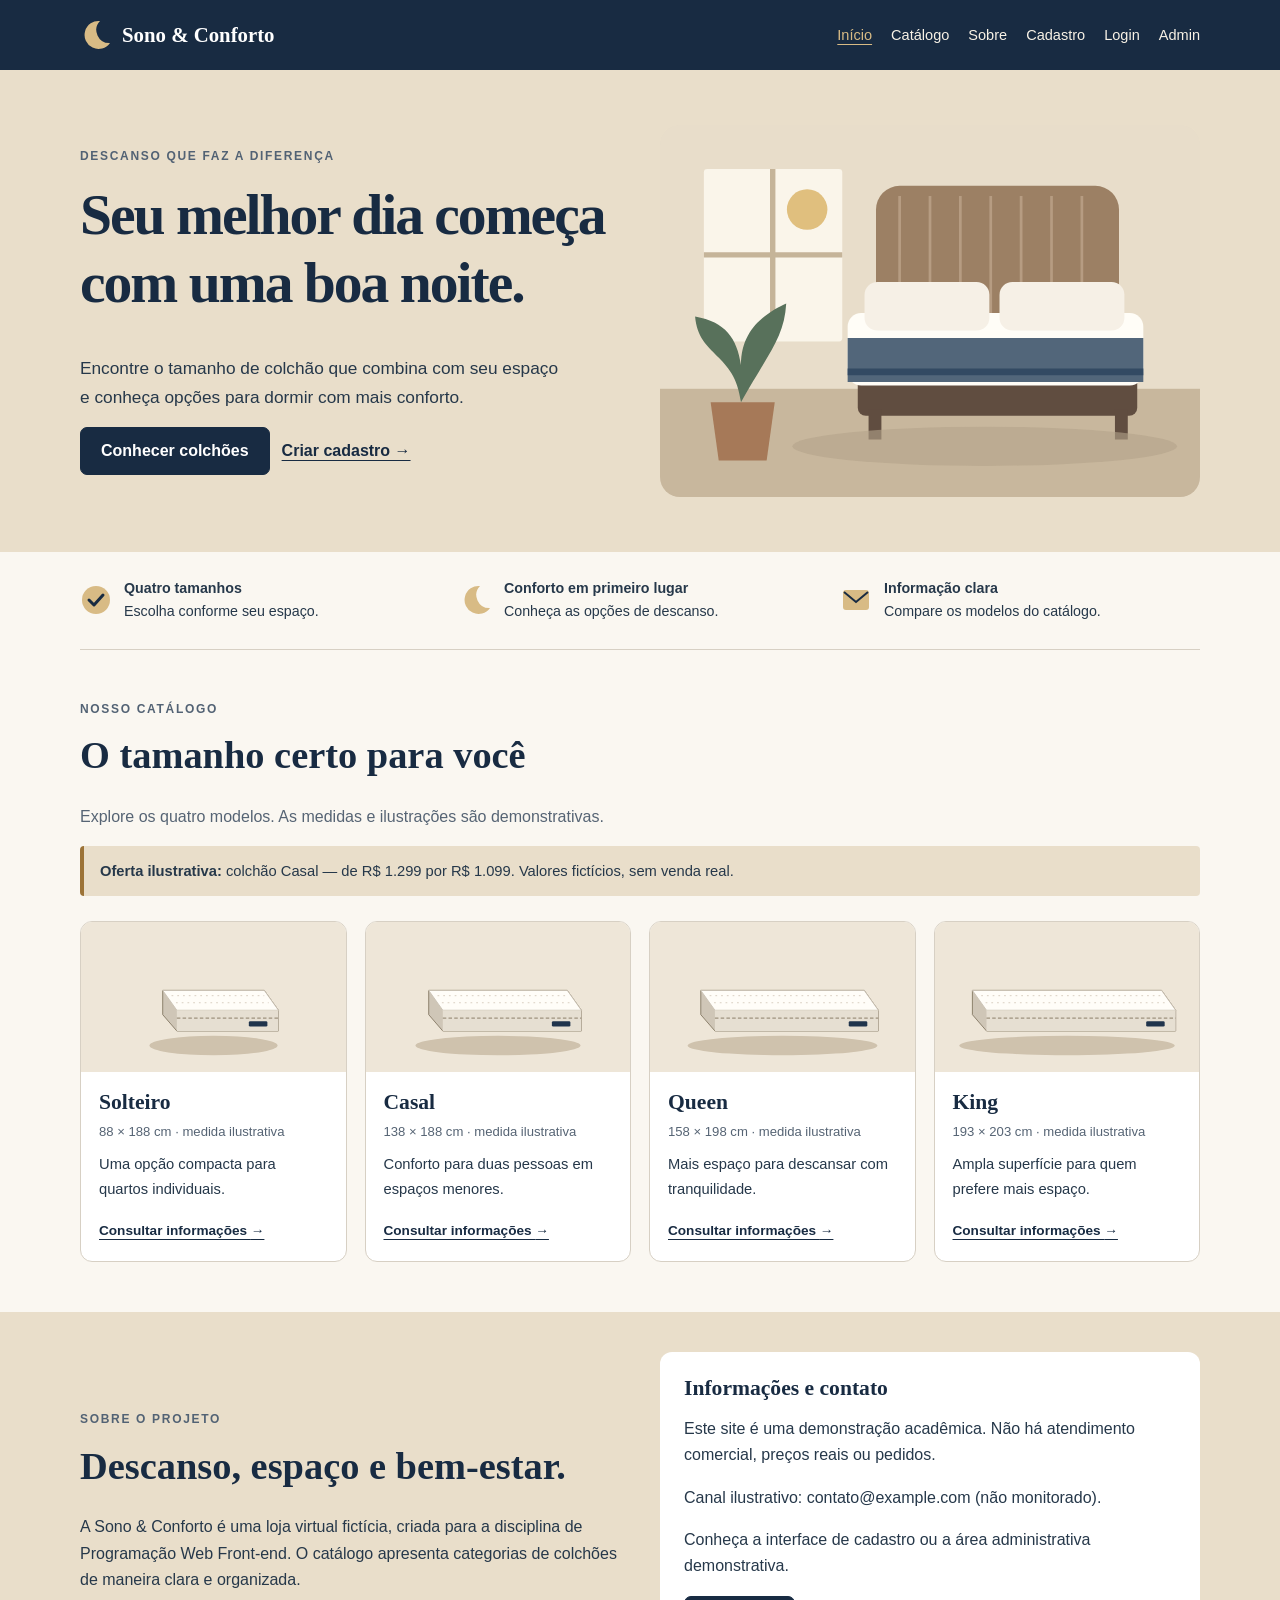
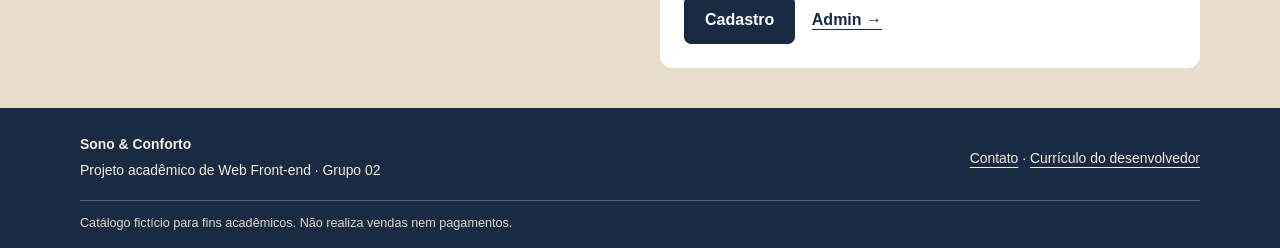
<file: index.html>
<!doctype html>
<html lang="pt-BR">
<head>
  <meta charset="utf-8">
  <meta name="viewport" content="width=device-width, initial-scale=1">
  <meta name="description" content="Sono &amp; Conforto — catálogo demonstrativo de colchões.">
  <title>Início | Sono &amp; Conforto</title>
  <link rel="icon" href="img/moon.svg" type="image/svg+xml">
  <link rel="stylesheet" href="css/style.css">
  
</head>
<body>
  <a class="skip" href="#conteudo">Ir ao conteúdo</a>
  <header class="site-header"><div class="wrap header-inner">
    <a class="brand" href="index.html"><img src="img/moon.svg" width="32" height="32" alt="">Sono &amp; Conforto</a>
    <nav aria-label="Menu principal"><a href="index.html" aria-current="page">Início</a><a href="index.html#catalogo">Catálogo</a><a href="index.html#sobre">Sobre</a><a href="cadastro.html">Cadastro</a><a href="login.html">Login</a><a href="admin.html">Admin</a></nav>
  </div></header>
  <main id="conteudo">
<section class="hero"><div class="wrap hero-grid"><div class="hero-copy"><p class="eyebrow">DESCANSO QUE FAZ A DIFERENÇA</p><h1>Seu melhor dia começa com uma boa noite.</h1><p>Encontre o tamanho de colchão que combina com seu espaço e conheça opções para dormir com mais conforto.</p><a class="button" href="#catalogo">Conhecer colchões</a><a class="secondary-link" href="cadastro.html">Criar cadastro →</a></div><img class="hero-image" src="img/banner.svg" width="800" height="550" alt="Ilustração de quarto aconchegante com cama e colchão"></div></section>
<section class="wrap benefits" aria-label="Diferenciais"><div><img src="img/check.svg" width="32" height="32" alt=""><p><strong>Quatro tamanhos</strong><br>Escolha conforme seu espaço.</p></div><div><img src="img/moon.svg" width="32" height="32" alt=""><p><strong>Conforto em primeiro lugar</strong><br>Conheça as opções de descanso.</p></div><div><img src="img/contact.svg" width="32" height="32" alt=""><p><strong>Informação clara</strong><br>Compare os modelos do catálogo.</p></div></section>
<section id="catalogo" class="wrap section"><p class="eyebrow">NOSSO CATÁLOGO</p><h2>O tamanho certo para você</h2><p class="intro">Explore os quatro modelos. As medidas e ilustrações são demonstrativas.</p><p class="offer"><strong>Oferta ilustrativa:</strong> colchão Casal — de R$ 1.299 por R$ 1.099. Valores fictícios, sem venda real.</p><div class="product-grid"><article class="product"><img src="img/solteiro.svg" alt="Ilustração do colchão Solteiro" width="600" height="340"><div class="product-info"><h3>Solteiro</h3><p class="dimension">88 × 188 cm · medida ilustrativa</p><p>Uma opção compacta para quartos individuais.</p><a href="#contato">Consultar informações <span aria-hidden="true">→</span></a></div></article><article class="product"><img src="img/casal.svg" alt="Ilustração do colchão Casal" width="600" height="340"><div class="product-info"><h3>Casal</h3><p class="dimension">138 × 188 cm · medida ilustrativa</p><p>Conforto para duas pessoas em espaços menores.</p><a href="#contato">Consultar informações <span aria-hidden="true">→</span></a></div></article><article class="product"><img src="img/queen.svg" alt="Ilustração do colchão Queen" width="600" height="340"><div class="product-info"><h3>Queen</h3><p class="dimension">158 × 198 cm · medida ilustrativa</p><p>Mais espaço para descansar com tranquilidade.</p><a href="#contato">Consultar informações <span aria-hidden="true">→</span></a></div></article><article class="product"><img src="img/king.svg" alt="Ilustração do colchão King" width="600" height="340"><div class="product-info"><h3>King</h3><p class="dimension">193 × 203 cm · medida ilustrativa</p><p>Ampla superfície para quem prefere mais espaço.</p><a href="#contato">Consultar informações <span aria-hidden="true">→</span></a></div></article></div></section>
<section id="sobre" class="about"><div class="wrap about-grid"><div><p class="eyebrow">SOBRE O PROJETO</p><h2>Descanso, espaço e bem-estar.</h2><p>A Sono &amp; Conforto é uma loja virtual fictícia, criada para a disciplina de Programação Web Front-end. O catálogo apresenta categorias de colchões de maneira clara e organizada.</p></div><div id="contato" class="contact-card"><h3>Informações e contato</h3><p>Este site é uma demonstração acadêmica. Não há atendimento comercial, preços reais ou pedidos.</p><p>Canal ilustrativo: contato@example.com (não monitorado).</p><p>Conheça a interface de cadastro ou a área administrativa demonstrativa.</p><a href="cadastro.html" class="button">Cadastro</a> <a href="admin.html" class="secondary-link">Admin →</a></div></div></section></main>
  <footer class="site-footer"><div class="wrap footer-inner"><div><strong>Sono &amp; Conforto</strong><p>Projeto acadêmico de Web Front-end · Grupo 02</p></div><div><a href="index.html#contato">Contato</a> · <a href="curriculo.html">Currículo do desenvolvedor</a></div></div><div class="wrap footer-note">Catálogo fictício para fins acadêmicos. Não realiza vendas nem pagamentos.</div></footer>
</body>
</html>
</file>
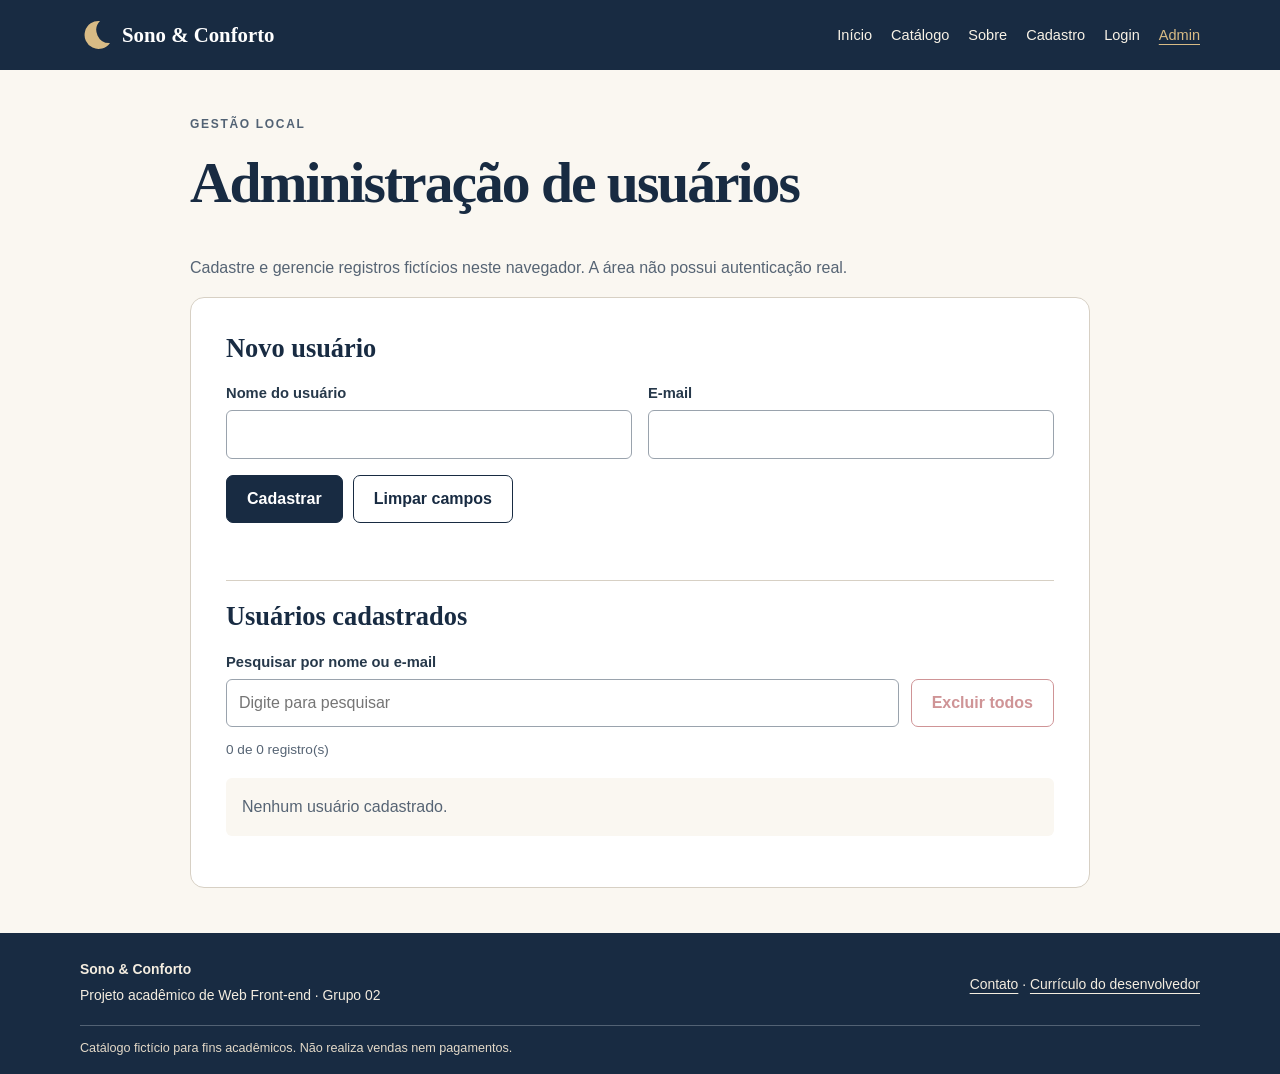
<file: admin.html>
<!doctype html>
<html lang="pt-BR">
<head>
  <meta charset="utf-8">
  <meta name="viewport" content="width=device-width, initial-scale=1">
  <meta name="description" content="Sono &amp; Conforto — catálogo demonstrativo de colchões.">
  <title>Admin | Sono &amp; Conforto</title>
  <link rel="icon" href="img/moon.svg" type="image/svg+xml">
  <link rel="stylesheet" href="css/style.css">
  <script src="js/admin.js" defer></script>
</head>
<body>
  <a class="skip" href="#conteudo">Ir ao conteúdo</a>
  <header class="site-header"><div class="wrap header-inner">
    <a class="brand" href="index.html"><img src="img/moon.svg" width="32" height="32" alt="">Sono &amp; Conforto</a>
    <nav aria-label="Menu principal"><a href="index.html">Início</a><a href="index.html#catalogo">Catálogo</a><a href="index.html#sobre">Sobre</a><a href="cadastro.html">Cadastro</a><a href="login.html">Login</a><a href="admin.html" aria-current="page">Admin</a></nav>
  </div></header>
  <main id="conteudo"><section class="wrap admin-layout"><p class="eyebrow">GESTÃO LOCAL</p><h1>Administração de usuários</h1><p class="intro">Cadastre e gerencie registros fictícios neste navegador. A área não possui autenticação real.</p><div class="panel"><h2>Novo usuário</h2><form id="admin-form"><div class="fields"><div><label for="admin-nome">Nome do usuário</label><input id="admin-nome" type="text" required maxlength="100" autocomplete="off"></div><div><label for="admin-email">E-mail</label><input id="admin-email" type="email" required maxlength="254" autocomplete="off"></div></div><div class="actions"><button type="submit" class="button">Cadastrar</button><button type="button" id="limpar" class="button outline">Limpar campos</button></div></form><p id="mensagem" class="status" role="status" aria-live="polite"></p><hr><h2>Usuários cadastrados</h2><div class="list-toolbar"><div><label for="pesquisa">Pesquisar por nome ou e-mail</label><input type="search" id="pesquisa" placeholder="Digite para pesquisar"></div><button type="button" id="excluir-todos" class="button danger">Excluir todos</button></div><p id="contador" class="small" aria-live="polite"></p><ul id="lista-usuarios" class="user-list"></ul><p id="lista-vazia" class="empty">Nenhum usuário cadastrado.</p></div></section></main>
  <footer class="site-footer"><div class="wrap footer-inner"><div><strong>Sono &amp; Conforto</strong><p>Projeto acadêmico de Web Front-end · Grupo 02</p></div><div><a href="index.html#contato">Contato</a> · <a href="curriculo.html">Currículo do desenvolvedor</a></div></div><div class="wrap footer-note">Catálogo fictício para fins acadêmicos. Não realiza vendas nem pagamentos.</div></footer>
</body>
</html>
</file>
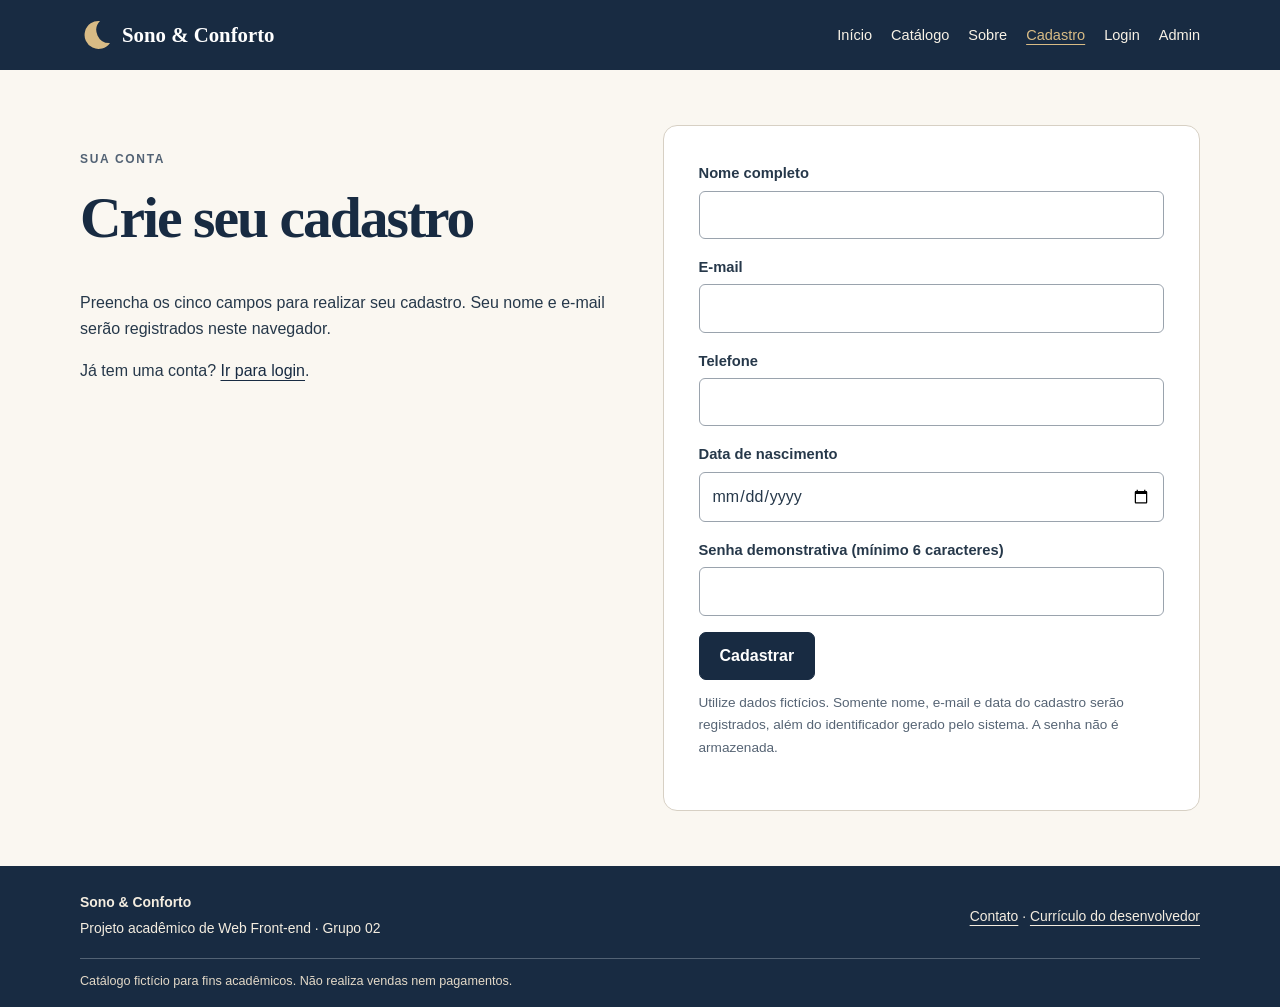
<file: cadastro.html>
<!doctype html>
<html lang="pt-BR">
<head>
  <meta charset="utf-8">
  <meta name="viewport" content="width=device-width, initial-scale=1">
  <meta name="description" content="Sono &amp; Conforto — catálogo demonstrativo de colchões.">
  <title>Cadastro | Sono &amp; Conforto</title>
  <link rel="icon" href="img/moon.svg" type="image/svg+xml">
  <link rel="stylesheet" href="css/style.css">
  <script src="js/cadastro.js" defer></script>
</head>
<body>
  <a class="skip" href="#conteudo">Ir ao conteúdo</a>
  <header class="site-header"><div class="wrap header-inner">
    <a class="brand" href="index.html"><img src="img/moon.svg" width="32" height="32" alt="">Sono &amp; Conforto</a>
    <nav aria-label="Menu principal"><a href="index.html">Início</a><a href="index.html#catalogo">Catálogo</a><a href="index.html#sobre">Sobre</a><a href="cadastro.html" aria-current="page">Cadastro</a><a href="login.html">Login</a><a href="admin.html">Admin</a></nav>
  </div></header>
  <main id="conteudo"><section class="wrap form-layout"><div class="form-intro"><p class="eyebrow">SUA CONTA</p><h1>Crie seu cadastro</h1><p>Preencha os cinco campos para realizar seu cadastro. Seu nome e e-mail serão registrados neste navegador.</p><p>Já tem uma conta? <a href="login.html">Ir para login</a>.</p></div><div class="panel"><form id="cadastro-form" action="login.html" method="get"><label for="nome">Nome completo</label><input id="nome" type="text" autocomplete="name" required maxlength="100"><label for="email">E-mail</label><input id="email" type="email" autocomplete="email" required maxlength="254"><label for="telefone">Telefone</label><input id="telefone" type="tel" autocomplete="tel" required maxlength="25"><label for="nascimento">Data de nascimento</label><input id="nascimento" type="date" autocomplete="bday" required><label for="senha">Senha demonstrativa (mínimo 6 caracteres)</label><input id="senha" type="password" autocomplete="new-password" required minlength="6"><button class="button" type="submit">Cadastrar</button><p class="small">Utilize dados fictícios. Somente nome, e-mail e data do cadastro serão registrados, além do identificador gerado pelo sistema. A senha não é armazenada.</p><p id="cadastro-mensagem" class="status" role="status" aria-live="polite" hidden></p></form></div></section></main>
  <footer class="site-footer"><div class="wrap footer-inner"><div><strong>Sono &amp; Conforto</strong><p>Projeto acadêmico de Web Front-end · Grupo 02</p></div><div><a href="index.html#contato">Contato</a> · <a href="curriculo.html">Currículo do desenvolvedor</a></div></div><div class="wrap footer-note">Catálogo fictício para fins acadêmicos. Não realiza vendas nem pagamentos.</div></footer>
</body>
</html>
</file>
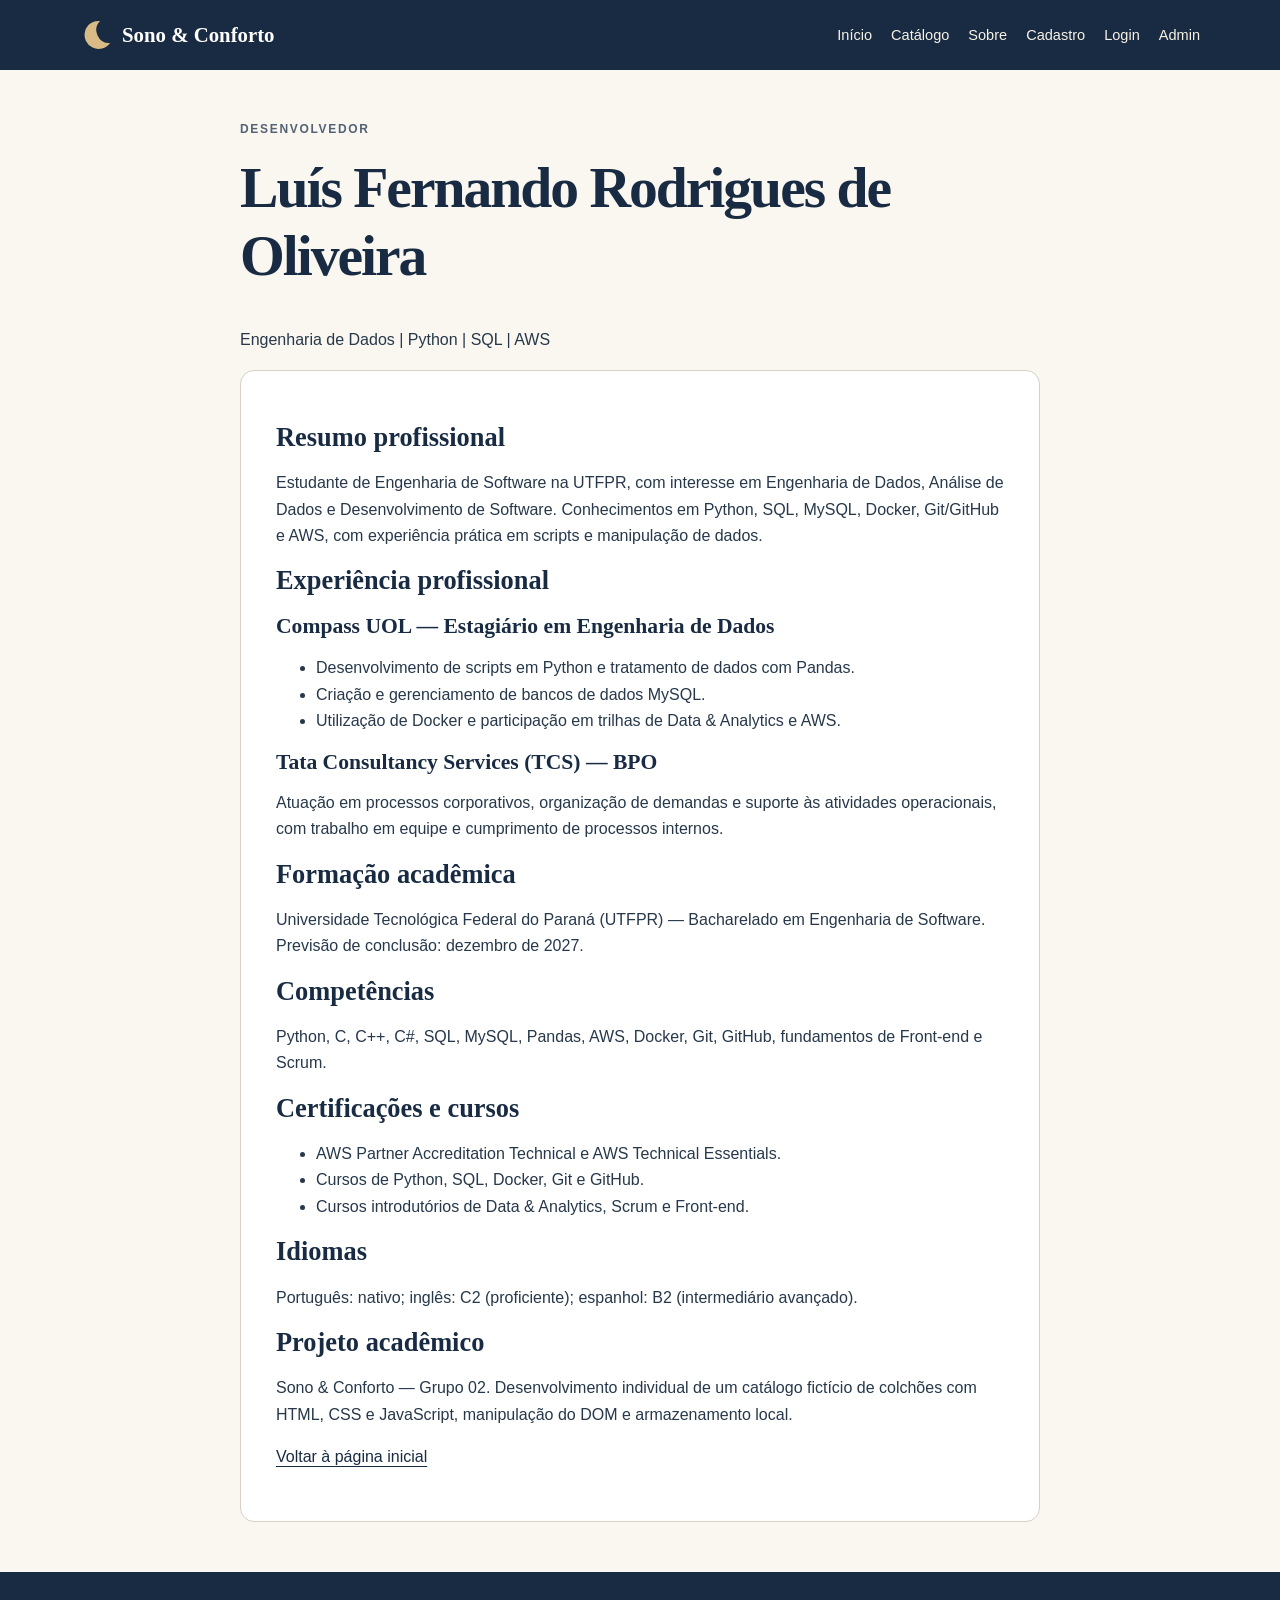
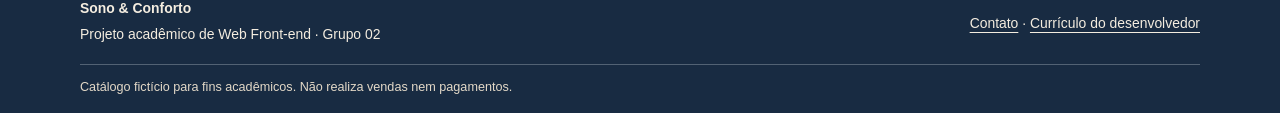
<file: curriculo.html>
<!doctype html>
<html lang="pt-BR">
<head>
  <meta charset="utf-8">
  <meta name="viewport" content="width=device-width, initial-scale=1">
  <meta name="description" content="Currículo profissional do desenvolvedor do projeto Sono &amp; Conforto.">
  <title>Currículo | Sono &amp; Conforto</title>
  <link rel="icon" href="img/moon.svg" type="image/svg+xml">
  <link rel="stylesheet" href="css/style.css">
  
</head>
<body>
  <a class="skip" href="#conteudo">Ir ao conteúdo</a>
  <header class="site-header"><div class="wrap header-inner">
    <a class="brand" href="index.html"><img src="img/moon.svg" width="32" height="32" alt="">Sono &amp; Conforto</a>
    <nav aria-label="Menu principal"><a href="index.html">Início</a><a href="index.html#catalogo">Catálogo</a><a href="index.html#sobre">Sobre</a><a href="cadastro.html">Cadastro</a><a href="login.html">Login</a><a href="admin.html">Admin</a></nav>
  </div></header>
  <main id="conteudo">
    <section class="wrap section cv">
      <p class="eyebrow">DESENVOLVEDOR</p>
      <h1>Luís Fernando Rodrigues de Oliveira</h1>
      <p>Engenharia de Dados | Python | SQL | AWS</p>
      <div class="panel">
        <h2>Resumo profissional</h2>
        <p>Estudante de Engenharia de Software na UTFPR, com interesse em Engenharia de Dados, Análise de Dados e Desenvolvimento de Software. Conhecimentos em Python, SQL, MySQL, Docker, Git/GitHub e AWS, com experiência prática em scripts e manipulação de dados.</p>
        <h2>Experiência profissional</h2>
        <h3>Compass UOL — Estagiário em Engenharia de Dados</h3>
        <ul>
          <li>Desenvolvimento de scripts em Python e tratamento de dados com Pandas.</li>
          <li>Criação e gerenciamento de bancos de dados MySQL.</li>
          <li>Utilização de Docker e participação em trilhas de Data &amp; Analytics e AWS.</li>
        </ul>
        <h3>Tata Consultancy Services (TCS) — BPO</h3>
        <p>Atuação em processos corporativos, organização de demandas e suporte às atividades operacionais, com trabalho em equipe e cumprimento de processos internos.</p>
        <h2>Formação acadêmica</h2>
        <p>Universidade Tecnológica Federal do Paraná (UTFPR) — Bacharelado em Engenharia de Software. Previsão de conclusão: dezembro de 2027.</p>
        <h2>Competências</h2>
        <p>Python, C, C++, C#, SQL, MySQL, Pandas, AWS, Docker, Git, GitHub, fundamentos de Front-end e Scrum.</p>
        <h2>Certificações e cursos</h2>
        <ul>
          <li>AWS Partner Accreditation Technical e AWS Technical Essentials.</li>
          <li>Cursos de Python, SQL, Docker, Git e GitHub.</li>
          <li>Cursos introdutórios de Data &amp; Analytics, Scrum e Front-end.</li>
        </ul>
        <h2>Idiomas</h2>
        <p>Português: nativo; inglês: C2 (proficiente); espanhol: B2 (intermediário avançado).</p>
        <h2>Projeto acadêmico</h2>
        <p>Sono &amp; Conforto — Grupo 02. Desenvolvimento individual de um catálogo fictício de colchões com HTML, CSS e JavaScript, manipulação do DOM e armazenamento local.</p>
        <p><a href="index.html">Voltar à página inicial</a></p>
      </div>
    </section>
  </main>
  <footer class="site-footer"><div class="wrap footer-inner"><div><strong>Sono &amp; Conforto</strong><p>Projeto acadêmico de Web Front-end · Grupo 02</p></div><div><a href="index.html#contato">Contato</a> · <a href="curriculo.html">Currículo do desenvolvedor</a></div></div><div class="wrap footer-note">Catálogo fictício para fins acadêmicos. Não realiza vendas nem pagamentos.</div></footer>
</body>
</html>
</file>
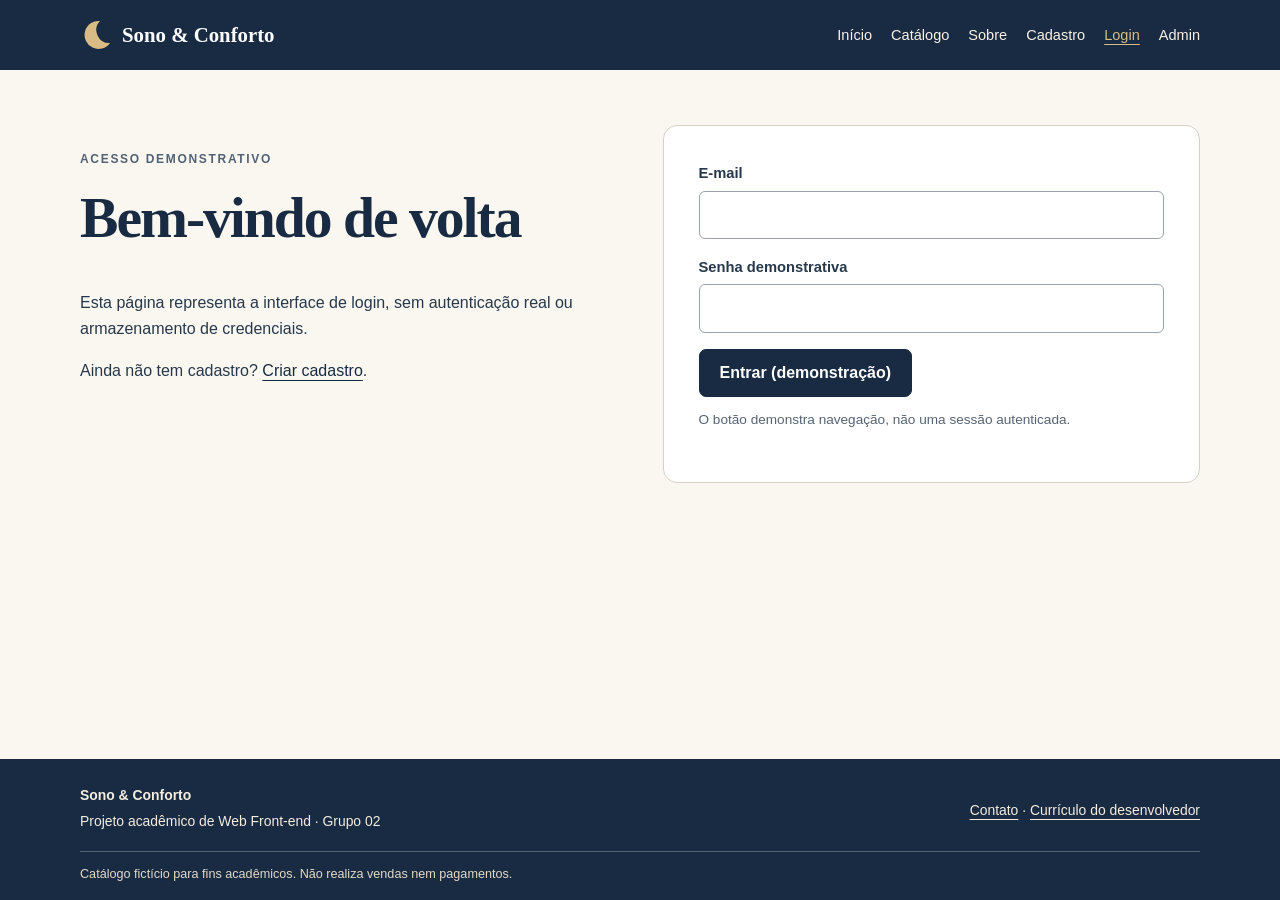
<file: login.html>
<!doctype html>
<html lang="pt-BR">
<head>
  <meta charset="utf-8">
  <meta name="viewport" content="width=device-width, initial-scale=1">
  <meta name="description" content="Sono &amp; Conforto — catálogo demonstrativo de colchões.">
  <title>Login | Sono &amp; Conforto</title>
  <link rel="icon" href="img/moon.svg" type="image/svg+xml">
  <link rel="stylesheet" href="css/style.css">
  
</head>
<body>
  <a class="skip" href="#conteudo">Ir ao conteúdo</a>
  <header class="site-header"><div class="wrap header-inner">
    <a class="brand" href="index.html"><img src="img/moon.svg" width="32" height="32" alt="">Sono &amp; Conforto</a>
    <nav aria-label="Menu principal"><a href="index.html">Início</a><a href="index.html#catalogo">Catálogo</a><a href="index.html#sobre">Sobre</a><a href="cadastro.html">Cadastro</a><a href="login.html" aria-current="page">Login</a><a href="admin.html">Admin</a></nav>
  </div></header>
  <main id="conteudo"><section class="wrap form-layout"><div class="form-intro"><p class="eyebrow">ACESSO DEMONSTRATIVO</p><h1>Bem-vindo de volta</h1><p>Esta página representa a interface de login, sem autenticação real ou armazenamento de credenciais.</p><p>Ainda não tem cadastro? <a href="cadastro.html">Criar cadastro</a>.</p></div><div class="panel"><form action="index.html" method="get"><label for="email">E-mail</label><input id="email" type="email" autocomplete="email" required><label for="senha">Senha demonstrativa</label><input id="senha" type="password" autocomplete="current-password" required><button class="button" type="submit">Entrar (demonstração)</button><p class="small">O botão demonstra navegação, não uma sessão autenticada.</p></form></div></section></main>
  <footer class="site-footer"><div class="wrap footer-inner"><div><strong>Sono &amp; Conforto</strong><p>Projeto acadêmico de Web Front-end · Grupo 02</p></div><div><a href="index.html#contato">Contato</a> · <a href="curriculo.html">Currículo do desenvolvedor</a></div></div><div class="wrap footer-note">Catálogo fictício para fins acadêmicos. Não realiza vendas nem pagamentos.</div></footer>
</body>
</html>
</file>
<file: css/style.css>
:root{--navy:#182b42;--ink:#26384a;--beige:#e9deca;--cream:#faf7f1;--white:#fff;--gold:#d8bb85;--muted:#566474;--line:#d7d0c4;--danger:#a02b30}
*{box-sizing:border-box}html{scroll-behavior:smooth}body{margin:0;background:var(--cream);color:var(--ink);font:16px/1.65 Arial, sans-serif;min-height:100vh;display:flex;flex-direction:column}main{flex:1}h1,h2,h3{font-family:Georgia,serif;line-height:1.18;color:var(--navy);margin:0 0 .65em}h1{font-size:clamp(2.1rem,4.5vw,3.8rem);letter-spacing:-.035em}h2{font-size:clamp(1.6rem,3vw,2.5rem)}h3{font-size:1.35rem}p{margin:0 0 1rem}a{color:var(--navy);text-underline-offset:4px}img{max-width:100%;height:auto;display:block}button,input{font:inherit}button{cursor:pointer}button:disabled{opacity:.5;cursor:not-allowed}a:focus-visible,button:focus-visible,input:focus-visible{outline:3px solid #9c7337;outline-offset:3px}.wrap{width:min(1120px,calc(100% - 40px));margin:auto}.site-header{background:var(--navy);color:var(--white)}.header-inner{display:flex;justify-content:space-between;align-items:center;gap:22px;padding:18px 0}.brand{display:flex;gap:10px;align-items:center;font-family:Georgia,serif;font-size:1.3rem;font-weight:bold;color:var(--white);text-decoration:none;white-space:nowrap}nav{display:flex;gap:19px;flex-wrap:wrap}nav a{color:#f8f2e6;text-decoration:none;font-size:.91rem}nav a:hover,nav a[aria-current=page]{color:var(--gold);text-decoration:underline}.skip{position:absolute;top:-100px;background:var(--white);padding:10px;z-index:2}.skip:focus{top:5px}.hero{background:var(--beige)}.hero-grid{display:grid;grid-template-columns:1fr 1fr;gap:40px;align-items:center;padding:55px 0}.hero-image{border-radius:20px;width:100%}.hero-copy p:not(.eyebrow){font-size:1.08rem;max-width:490px}.eyebrow{font-size:.75rem;font-weight:700;letter-spacing:.14em;color:#526274;margin:0 0 14px}.button{display:inline-block;padding:11px 20px;background:var(--navy);border:1px solid var(--navy);border-radius:7px;color:white;text-decoration:none;font-weight:700;line-height:1.5;text-align:center}.button:hover{background:#324a66}.secondary-link{display:inline-block;margin:8px 0 8px 12px;font-weight:bold}.benefits{display:grid;grid-template-columns:repeat(3,1fr);gap:20px;padding:25px 0;border-bottom:1px solid var(--line)}.benefits>div{display:flex;align-items:center;gap:12px}.benefits img{flex-shrink:0}.benefits p{font-size:.89rem;margin:0}.section{padding:50px 0}.intro{color:var(--muted);max-width:700px}.product-grid{display:grid;grid-template-columns:repeat(4,1fr);gap:18px;margin-top:25px}.product{background:white;border:1px solid var(--line);border-radius:12px;overflow:hidden}.product img{width:100%}.product-info{padding:18px}.product-info h3{margin-bottom:5px}.dimension{font-size:.82rem;color:var(--muted);margin-bottom:10px}.product-info p:not(.dimension){font-size:.92rem}.product-info a{font-size:.85rem;font-weight:bold}.about{background:var(--beige)}.about-grid{display:grid;grid-template-columns:1fr 1fr;gap:40px;padding:40px 0;align-items:center}.contact-card{background:white;border-radius:12px;padding:24px}.site-footer{background:var(--navy);color:#f4ede0;padding:25px 0 15px;font-size:.87rem}.site-footer a{color:#f4ede0}.footer-inner{display:flex;justify-content:space-between;align-items:center;gap:15px;flex-wrap:wrap}.footer-inner p{margin:3px 0}.footer-note{border-top:1px solid #526274;margin-top:15px;padding-top:12px;color:#e3d9c8;font-size:.79rem}.form-layout{display:grid;grid-template-columns:1fr 1fr;gap:45px;align-items:start;padding:55px 0}.form-intro{padding-top:25px}.panel{padding:clamp(20px,4vw,35px);background:white;border:1px solid var(--line);border-radius:14px}.panel h2{font-size:1.65rem}label{display:block;font-weight:bold;margin-bottom:5px;font-size:.92rem}input{display:block;width:100%;min-width:0;padding:10px 12px;border:1px solid #9aa3ad;border-radius:6px;color:var(--ink);background:white;margin-bottom:16px}input:focus{border-color:var(--navy)}.small{font-size:.85rem;color:var(--muted);margin-top:12px}.admin-layout{padding:45px 0;max-width:900px}.fields{display:grid;grid-template-columns:1fr 1fr;gap:16px}.actions{display:flex;gap:10px;flex-wrap:wrap}.outline{background:white;color:var(--navy)}.outline:hover{background:var(--beige)}.danger{background:white;color:var(--danger);border-color:var(--danger)}.danger:hover{background:#fff0f0}.status{min-height:1.6em;margin:12px 0;color:#245a42}.status.error{color:var(--danger)}hr{border:0;border-top:1px solid var(--line);margin:20px 0}.list-toolbar{display:flex;align-items:flex-end;justify-content:space-between;gap:12px}.list-toolbar>div{flex:1}.list-toolbar input{margin-bottom:0}.user-list{padding-left:23px;margin:14px 0}.user-list li{border-bottom:1px solid var(--line);padding:12px 0;overflow-wrap:anywhere}.user-row{display:flex;align-items:center;justify-content:space-between;gap:12px}.user-row div{min-width:0}.user-row span,.user-row time{display:block;font-size:.85rem;color:var(--muted)}.user-row button{flex-shrink:0;padding:6px 12px;font-size:.85rem}.empty{padding:16px;background:var(--cream);border-radius:6px;color:var(--muted)}.cv{max-width:800px}.cv .panel h2{margin-top:16px}[hidden]{display:none!important}
@media(max-width:900px){.product-grid{grid-template-columns:repeat(2,1fr)}.header-inner{flex-direction:column;align-items:flex-start;gap:12px}.hero-grid{gap:22px}.form-layout{gap:25px}}@media(max-width:600px){.wrap{width:calc(100% - 30px)}nav{gap:9px 15px}.hero-grid,.about-grid,.form-layout,.fields{grid-template-columns:1fr;gap:20px}.hero-grid,.form-layout{padding:30px 0}.benefits{grid-template-columns:1fr;gap:12px}.product-grid{grid-template-columns:1fr}.section{padding:35px 0}.form-intro{padding-top:0}.list-toolbar{align-items:stretch;flex-direction:column}.user-row{align-items:flex-start;flex-direction:column}.secondary-link{margin-left:0;margin-right:12px}}

.offer{padding:13px 16px;border-left:4px solid #9c7337;background:var(--beige);border-radius:4px;font-size:.92rem}
</file>
